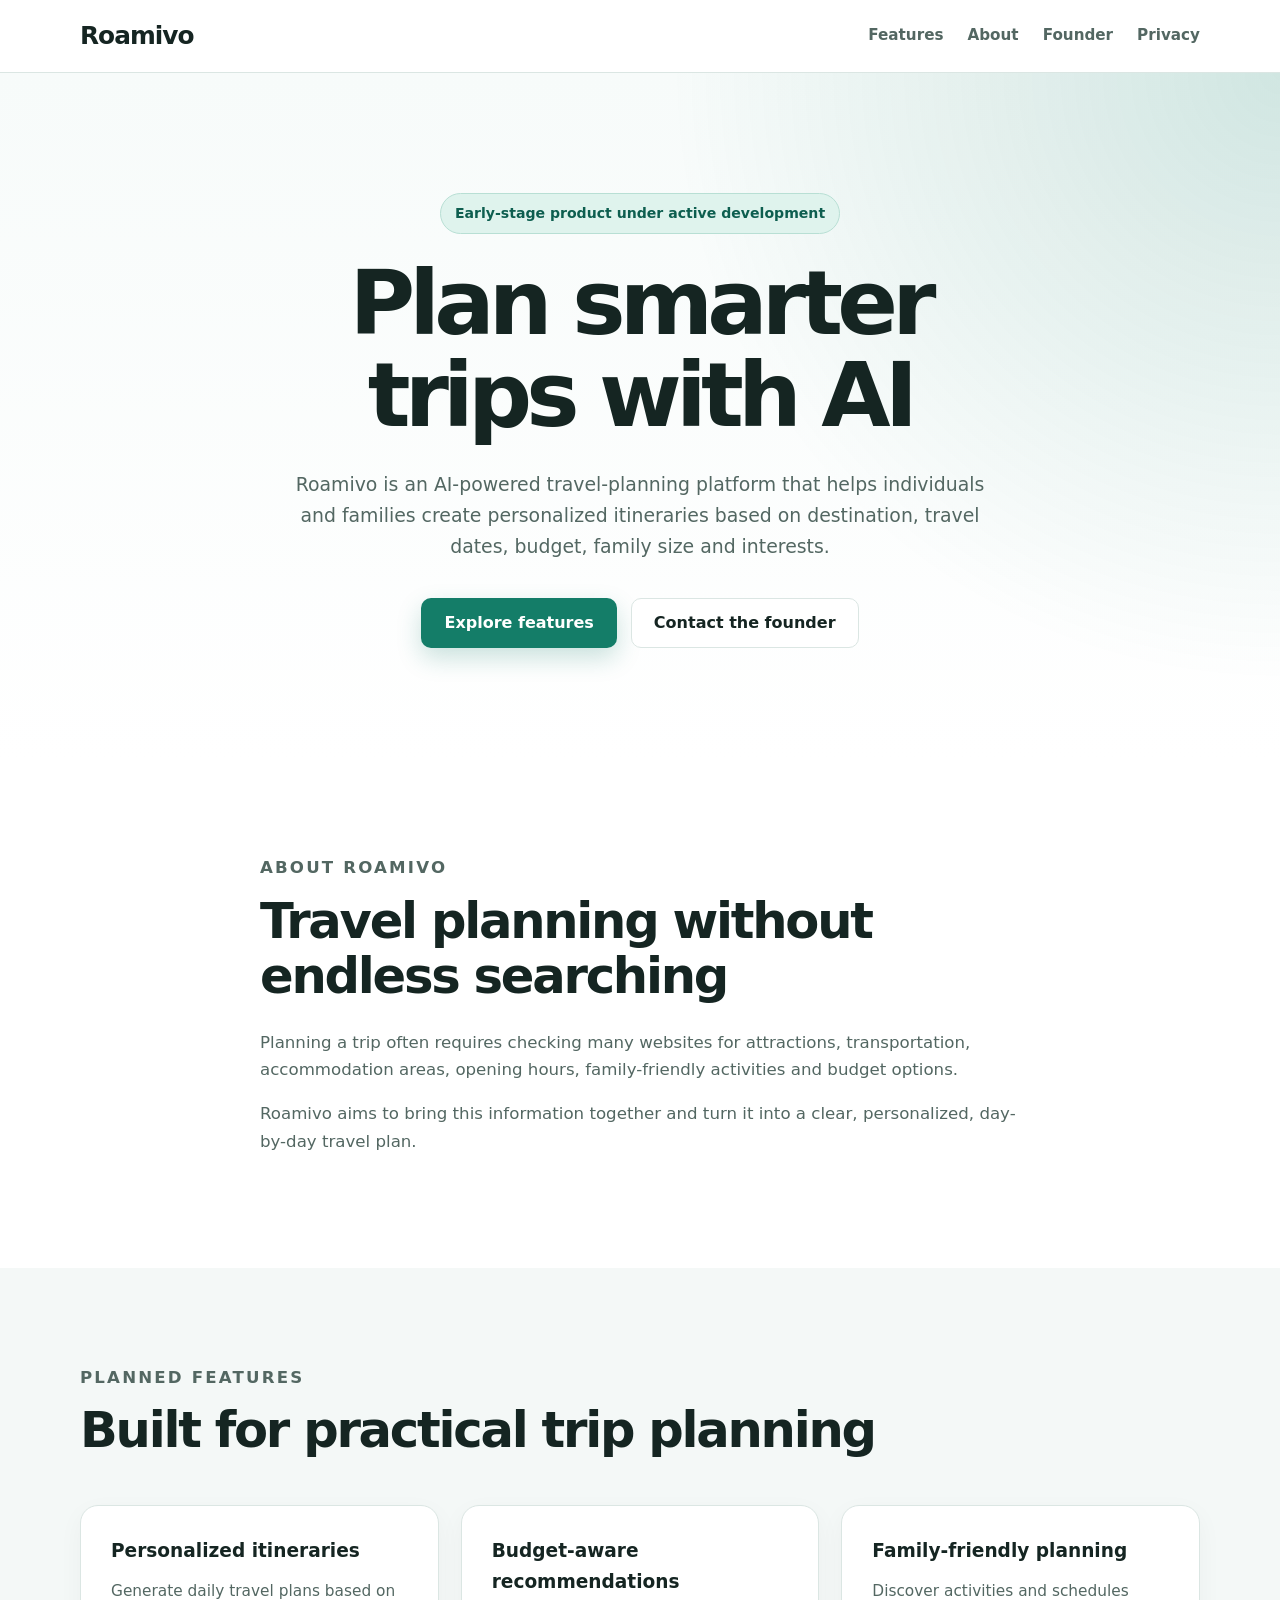
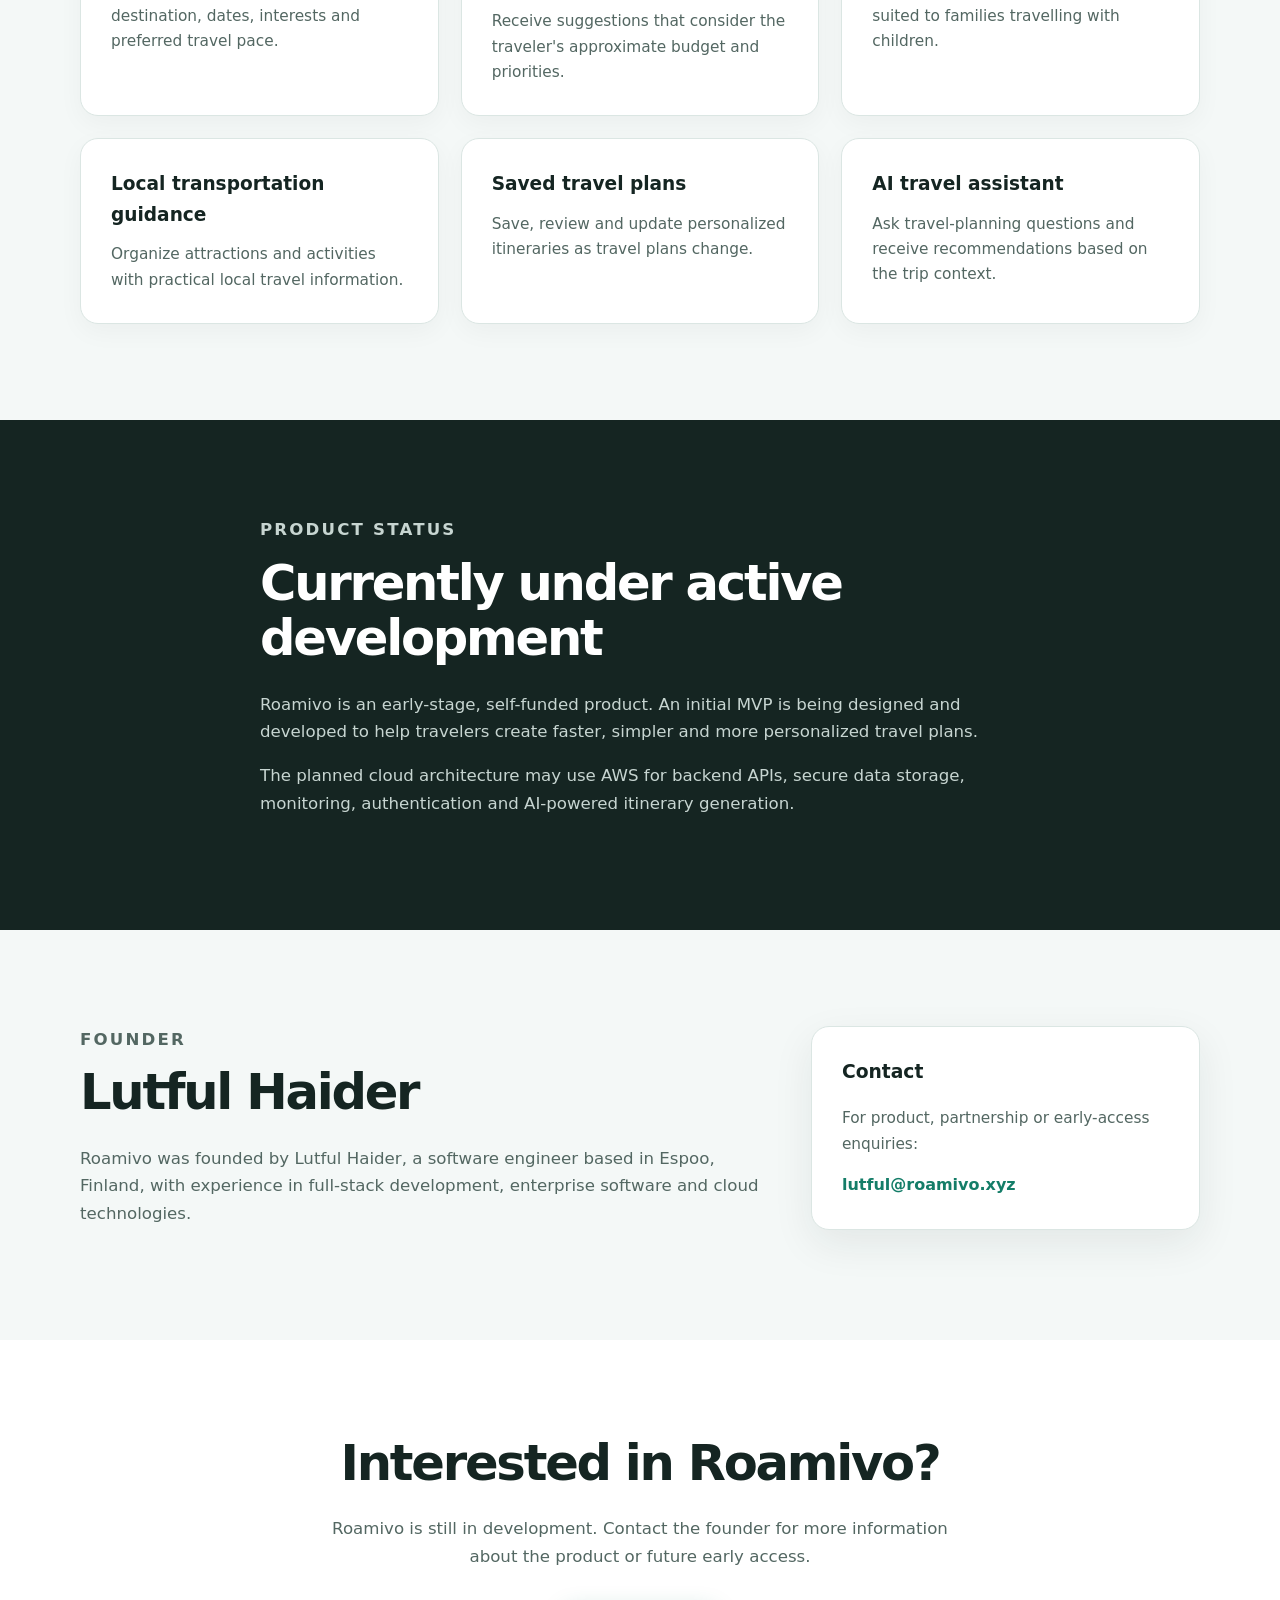
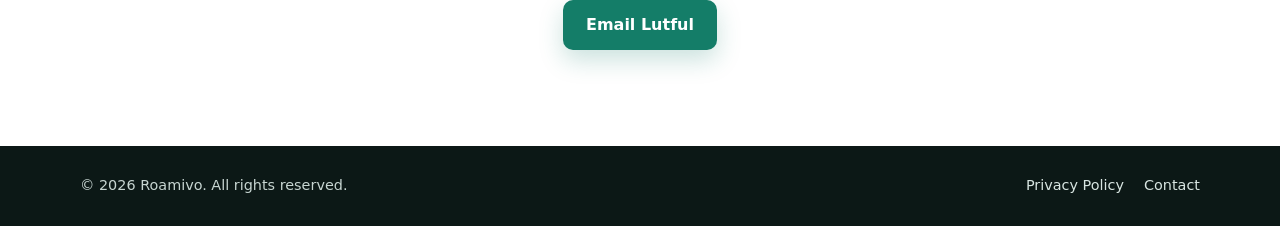
<file: index.html>
<!DOCTYPE html>
<html lang="en">
<head>
  <meta charset="UTF-8">

  <meta
    name="viewport"
    content="width=device-width, initial-scale=1.0"
  >

  <meta
    name="description"
    content="Roamivo is an AI-powered travel-planning platform for personalized, budget-aware and family-friendly itineraries."
  >

  <title>Roamivo | AI-Powered Travel Planning</title>

  <link rel="stylesheet" href="styles.css">
</head>

<body>
  <header class="site-header">
    <div class="container navigation">
      <a class="brand" href="index.html">Roamivo</a>

      <nav aria-label="Main navigation">
        <a href="#features">Features</a>
        <a href="#about">About</a>
        <a href="#founder">Founder</a>
        <a href="privacy.html">Privacy</a>
      </nav>
    </div>
  </header>

  <main>
    <section class="hero">
      <div class="container hero-content">
        <p class="status-badge">Early-stage product under active development</p>

        <h1>Plan smarter trips with AI</h1>

        <p class="hero-description">
          Roamivo is an AI-powered travel-planning platform that helps
          individuals and families create personalized itineraries based on
          destination, travel dates, budget, family size and interests.
        </p>

        <div class="hero-actions">
          <a class="button primary-button" href="#features">
            Explore features
          </a>

          <a class="button secondary-button" href="mailto:lutful@roamivo.xyz">
            Contact the founder
          </a>
        </div>
      </div>
    </section>

    <section class="section" id="about">
      <div class="container narrow-container">
        <p class="section-label">About Roamivo</p>

        <h2>Travel planning without endless searching</h2>

        <p>
          Planning a trip often requires checking many websites for
          attractions, transportation, accommodation areas, opening hours,
          family-friendly activities and budget options.
        </p>

        <p>
          Roamivo aims to bring this information together and turn it into a
          clear, personalized, day-by-day travel plan.
        </p>
      </div>
    </section>

    <section class="section section-light" id="features">
      <div class="container">
        <p class="section-label">Planned features</p>

        <h2>Built for practical trip planning</h2>

        <div class="feature-grid">
          <article class="feature-card">
            <h3>Personalized itineraries</h3>
            <p>
              Generate daily travel plans based on destination, dates,
              interests and preferred travel pace.
            </p>
          </article>

          <article class="feature-card">
            <h3>Budget-aware recommendations</h3>
            <p>
              Receive suggestions that consider the traveler's approximate
              budget and priorities.
            </p>
          </article>

          <article class="feature-card">
            <h3>Family-friendly planning</h3>
            <p>
              Discover activities and schedules suited to families travelling
              with children.
            </p>
          </article>

          <article class="feature-card">
            <h3>Local transportation guidance</h3>
            <p>
              Organize attractions and activities with practical local travel
              information.
            </p>
          </article>

          <article class="feature-card">
            <h3>Saved travel plans</h3>
            <p>
              Save, review and update personalized itineraries as travel plans
              change.
            </p>
          </article>

          <article class="feature-card">
            <h3>AI travel assistant</h3>
            <p>
              Ask travel-planning questions and receive recommendations based
              on the trip context.
            </p>
          </article>
        </div>
      </div>
    </section>

    <section class="section development-section">
      <div class="container narrow-container">
        <p class="section-label">Product status</p>

        <h2>Currently under active development</h2>

        <p>
          Roamivo is an early-stage, self-funded product. An initial MVP is
          being designed and developed to help travelers create faster,
          simpler and more personalized travel plans.
        </p>

        <p>
          The planned cloud architecture may use AWS for backend APIs, secure
          data storage, monitoring, authentication and AI-powered itinerary
          generation.
        </p>
      </div>
    </section>

    <section class="section section-light" id="founder">
      <div class="container founder-card">
        <div>
          <p class="section-label">Founder</p>

          <h2>Lutful Haider</h2>

          <p>
            Roamivo was founded by Lutful Haider, a software engineer based in
            Espoo, Finland, with experience in full-stack development,
            enterprise software and cloud technologies.
          </p>
        </div>

        <div class="contact-box">
          <h3>Contact</h3>

          <p>
            For product, partnership or early-access enquiries:
          </p>

          <a href="mailto:lutful@roamivo.xyz">
            lutful@roamivo.xyz
          </a>
        </div>
      </div>
    </section>

    <section class="section contact-section">
      <div class="container narrow-container">
        <h2>Interested in Roamivo?</h2>

        <p>
          Roamivo is still in development. Contact the founder for more
          information about the product or future early access.
        </p>

        <a class="button primary-button" href="mailto:lutful@roamivo.xyz">
          Email Lutful
        </a>
      </div>
    </section>
  </main>

  <footer class="site-footer">
    <div class="container footer-content">
      <p>
        © 2026 Roamivo. All rights reserved.
      </p>

      <div class="footer-links">
        <a href="privacy.html">Privacy Policy</a>
        <a href="mailto:lutful@roamivo.xyz">Contact</a>
      </div>
    </div>
  </footer>
</body>
</html>
</file>
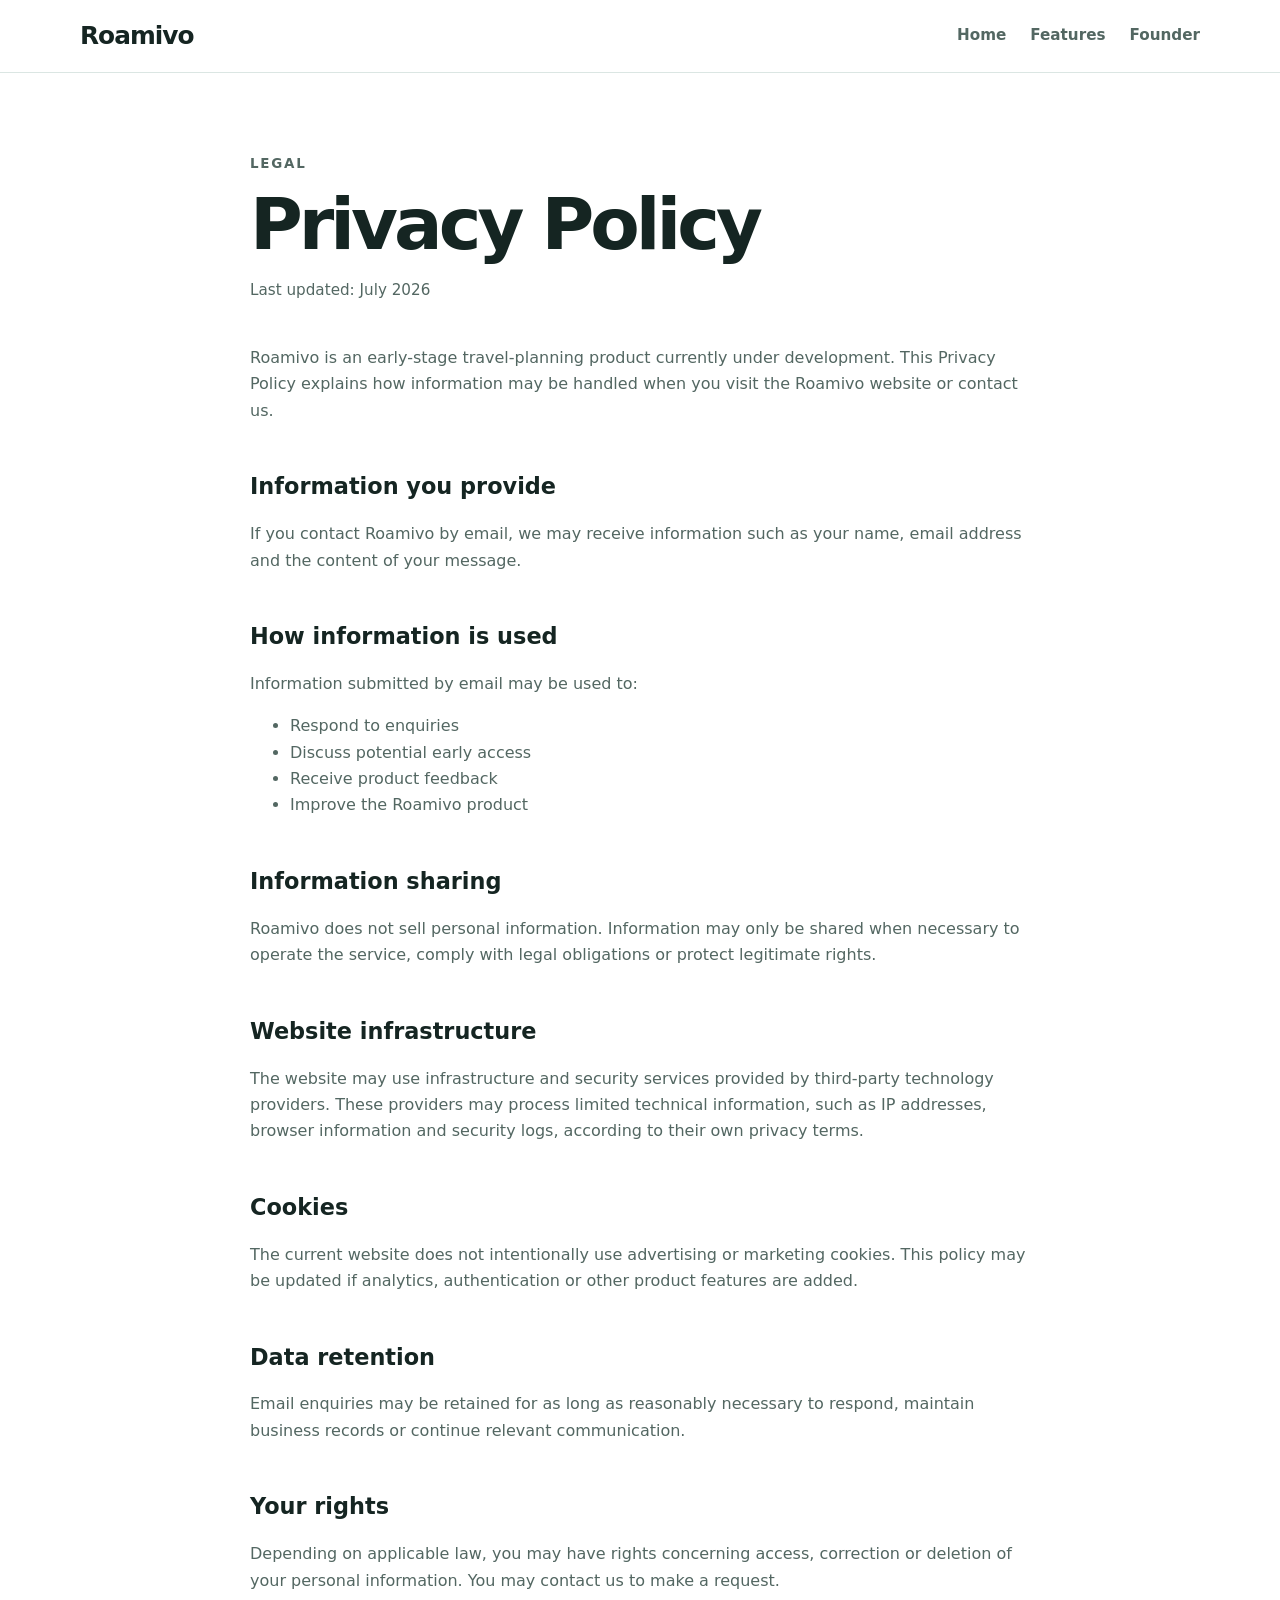
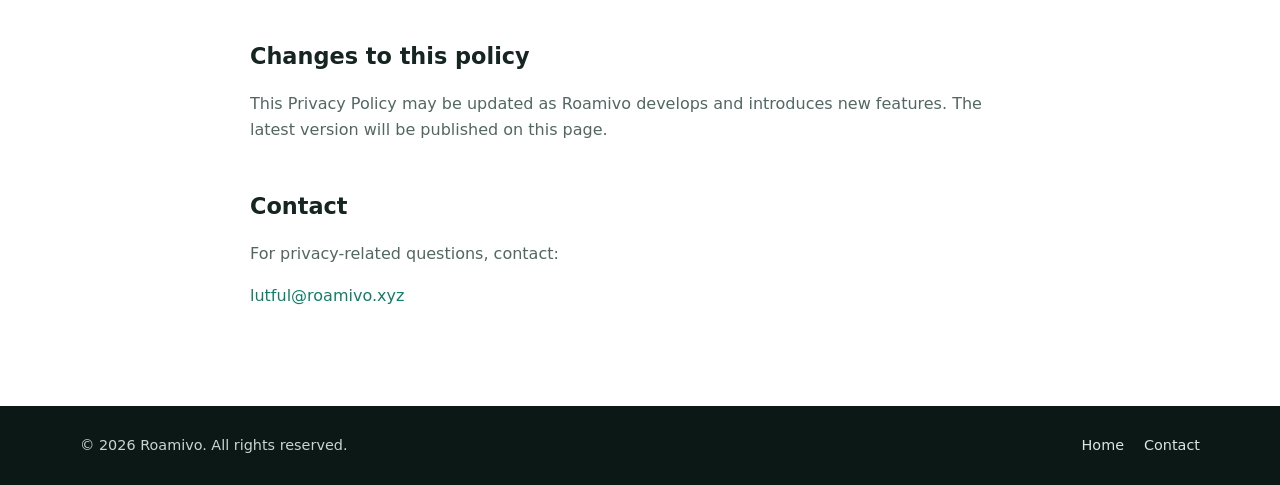
<file: privacy.html>
<!DOCTYPE html>
<html lang="en">
<head>
  <meta charset="UTF-8">

  <meta
    name="viewport"
    content="width=device-width, initial-scale=1.0"
  >

  <meta
    name="description"
    content="Privacy Policy for the Roamivo travel-planning platform."
  >

  <title>Privacy Policy | Roamivo</title>

  <link rel="stylesheet" href="styles.css">
</head>

<body>
  <header class="site-header">
    <div class="container navigation">
      <a class="brand" href="index.html">Roamivo</a>

      <nav aria-label="Main navigation">
        <a href="index.html">Home</a>
        <a href="index.html#features">Features</a>
        <a href="index.html#founder">Founder</a>
      </nav>
    </div>
  </header>

  <main class="legal-page">
    <article class="container legal-content">
      <p class="section-label">Legal</p>

      <h1>Privacy Policy</h1>

      <p class="last-updated">
        Last updated: July 2026
      </p>

      <p>
        Roamivo is an early-stage travel-planning product currently under
        development. This Privacy Policy explains how information may be
        handled when you visit the Roamivo website or contact us.
      </p>

      <h2>Information you provide</h2>

      <p>
        If you contact Roamivo by email, we may receive information such as
        your name, email address and the content of your message.
      </p>

      <h2>How information is used</h2>

      <p>
        Information submitted by email may be used to:
      </p>

      <ul>
        <li>Respond to enquiries</li>
        <li>Discuss potential early access</li>
        <li>Receive product feedback</li>
        <li>Improve the Roamivo product</li>
      </ul>

      <h2>Information sharing</h2>

      <p>
        Roamivo does not sell personal information. Information may only be
        shared when necessary to operate the service, comply with legal
        obligations or protect legitimate rights.
      </p>

      <h2>Website infrastructure</h2>

      <p>
        The website may use infrastructure and security services provided by
        third-party technology providers. These providers may process limited
        technical information, such as IP addresses, browser information and
        security logs, according to their own privacy terms.
      </p>

      <h2>Cookies</h2>

      <p>
        The current website does not intentionally use advertising or
        marketing cookies. This policy may be updated if analytics,
        authentication or other product features are added.
      </p>

      <h2>Data retention</h2>

      <p>
        Email enquiries may be retained for as long as reasonably necessary
        to respond, maintain business records or continue relevant
        communication.
      </p>

      <h2>Your rights</h2>

      <p>
        Depending on applicable law, you may have rights concerning access,
        correction or deletion of your personal information. You may contact
        us to make a request.
      </p>

      <h2>Changes to this policy</h2>

      <p>
        This Privacy Policy may be updated as Roamivo develops and introduces
        new features. The latest version will be published on this page.
      </p>

      <h2>Contact</h2>

      <p>
        For privacy-related questions, contact:
      </p>

      <p>
        <a href="mailto:lutful@roamivo.xyz">
          lutful@roamivo.xyz
        </a>
      </p>
    </article>
  </main>

  <footer class="site-footer">
    <div class="container footer-content">
      <p>
        © 2026 Roamivo. All rights reserved.
      </p>

      <div class="footer-links">
        <a href="index.html">Home</a>
        <a href="mailto:lutful@roamivo.xyz">Contact</a>
      </div>
    </div>
  </footer>
</body>
</html>
</file>
<file: styles.css>
:root {
  --background: #ffffff;
  --background-soft: #f4f8f7;
  --text-primary: #152522;
  --text-secondary: #536762;
  --brand-primary: #147d68;
  --brand-dark: #0d5e4f;
  --border: #dbe6e3;
  --card-background: #ffffff;
  --shadow: 0 14px 40px rgba(21, 37, 34, 0.08);
  --maximum-width: 1120px;
}

* {
  box-sizing: border-box;
}

html {
  scroll-behavior: smooth;
}

body {
  margin: 0;
  font-family:
    Inter,
    system-ui,
    -apple-system,
    BlinkMacSystemFont,
    "Segoe UI",
    sans-serif;
  color: var(--text-primary);
  background: var(--background);
  line-height: 1.65;
}

a {
  color: var(--brand-primary);
  text-decoration: none;
}

a:hover {
  color: var(--brand-dark);
}

img {
  max-width: 100%;
}

.container {
  width: min(100% - 40px, var(--maximum-width));
  margin-inline: auto;
}

.narrow-container {
  max-width: 760px;
}

.site-header {
  position: sticky;
  top: 0;
  z-index: 100;
  background: rgba(255, 255, 255, 0.95);
  border-bottom: 1px solid var(--border);
  backdrop-filter: blur(12px);
}

.navigation {
  min-height: 72px;
  display: flex;
  align-items: center;
  justify-content: space-between;
  gap: 32px;
}

.brand {
  color: var(--text-primary);
  font-size: 1.55rem;
  font-weight: 800;
  letter-spacing: -0.04em;
}

.navigation nav {
  display: flex;
  align-items: center;
  gap: 24px;
}

.navigation nav a {
  color: var(--text-secondary);
  font-size: 0.95rem;
  font-weight: 600;
}

.navigation nav a:hover {
  color: var(--brand-primary);
}

.hero {
  padding: 120px 0 110px;
  background:
    radial-gradient(
      circle at top right,
      rgba(20, 125, 104, 0.17),
      transparent 42%
    ),
    linear-gradient(180deg, #f7fbfa 0%, #ffffff 100%);
}

.hero-content {
  max-width: 850px;
  text-align: center;
}

.status-badge {
  display: inline-block;
  margin: 0 0 24px;
  padding: 8px 14px;
  color: var(--brand-dark);
  background: #dff3ed;
  border: 1px solid #b8dfd4;
  border-radius: 999px;
  font-size: 0.88rem;
  font-weight: 700;
}

.hero h1 {
  max-width: 760px;
  margin: 0 auto;
  font-size: clamp(2.8rem, 7vw, 5.6rem);
  line-height: 1.02;
  letter-spacing: -0.065em;
}

.hero-description {
  max-width: 720px;
  margin: 28px auto 0;
  color: var(--text-secondary);
  font-size: 1.18rem;
}

.hero-actions {
  margin-top: 36px;
  display: flex;
  justify-content: center;
  flex-wrap: wrap;
  gap: 14px;
}

.button {
  display: inline-flex;
  min-height: 50px;
  align-items: center;
  justify-content: center;
  padding: 0 22px;
  border: 1px solid transparent;
  border-radius: 10px;
  font-weight: 700;
  transition:
    transform 0.2s ease,
    box-shadow 0.2s ease,
    background 0.2s ease;
}

.button:hover {
  transform: translateY(-2px);
}

.primary-button {
  color: #ffffff;
  background: var(--brand-primary);
  box-shadow: 0 10px 24px rgba(20, 125, 104, 0.22);
}

.primary-button:hover {
  color: #ffffff;
  background: var(--brand-dark);
}

.secondary-button {
  color: var(--text-primary);
  background: #ffffff;
  border-color: var(--border);
}

.secondary-button:hover {
  color: var(--brand-primary);
  box-shadow: var(--shadow);
}

.section {
  padding: 96px 0;
}

.section-light {
  background: var(--background-soft);
}

.section-label {
  margin: 0 0 12px;
  color: var(--brand-primary);
  font-size: 0.84rem;
  font-weight: 800;
  letter-spacing: 0.13em;
  text-transform: uppercase;
}

.section h2 {
  margin: 0 0 24px;
  font-size: clamp(2rem, 4vw, 3.1rem);
  line-height: 1.12;
  letter-spacing: -0.045em;
}

.section p {
  color: var(--text-secondary);
  font-size: 1.04rem;
}

.feature-grid {
  margin-top: 46px;
  display: grid;
  grid-template-columns: repeat(3, 1fr);
  gap: 22px;
}

.feature-card {
  padding: 30px;
  background: var(--card-background);
  border: 1px solid var(--border);
  border-radius: 18px;
  box-shadow: 0 8px 26px rgba(21, 37, 34, 0.04);
}

.feature-card h3 {
  margin: 0 0 12px;
  font-size: 1.16rem;
}

.feature-card p {
  margin: 0;
  font-size: 0.96rem;
}

.development-section {
  background: var(--text-primary);
}

.development-section h2 {
  color: #ffffff;
}

.development-section p {
  color: #c7d5d1;
}

.founder-card {
  display: grid;
  grid-template-columns: 1.4fr 0.8fr;
  gap: 50px;
  align-items: start;
}

.contact-box {
  padding: 30px;
  background: #ffffff;
  border: 1px solid var(--border);
  border-radius: 18px;
  box-shadow: var(--shadow);
}

.contact-box h3 {
  margin-top: 0;
}

.contact-box p {
  font-size: 0.96rem;
}

.contact-box a {
  font-weight: 750;
  overflow-wrap: anywhere;
}

.contact-section {
  text-align: center;
}

.contact-section p {
  max-width: 650px;
  margin: 0 auto 30px;
}

.site-footer {
  padding: 28px 0;
  color: #c7d5d1;
  background: #0c1816;
}

.footer-content {
  display: flex;
  align-items: center;
  justify-content: space-between;
  gap: 24px;
}

.footer-content p {
  margin: 0;
  font-size: 0.9rem;
}

.footer-links {
  display: flex;
  gap: 20px;
}

.footer-links a {
  color: #d8e5e1;
  font-size: 0.9rem;
}

.footer-links a:hover {
  color: #ffffff;
}

.legal-page {
  min-height: calc(100vh - 145px);
  padding: 80px 0;
}

.legal-content {
  max-width: 780px;
}

.legal-content h1 {
  margin: 0 0 12px;
  font-size: clamp(2.4rem, 6vw, 4.5rem);
  line-height: 1.05;
  letter-spacing: -0.055em;
}

.legal-content h2 {
  margin-top: 44px;
  margin-bottom: 12px;
  font-size: 1.4rem;
}

.legal-content p,
.legal-content li {
  color: var(--text-secondary);
}

.last-updated {
  margin-bottom: 42px;
  font-size: 0.95rem;
}

@media (max-width: 850px) {
  .feature-grid {
    grid-template-columns: repeat(2, 1fr);
  }

  .founder-card {
    grid-template-columns: 1fr;
  }
}

@media (max-width: 650px) {
  .container {
    width: min(100% - 28px, var(--maximum-width));
  }

  .navigation {
    min-height: auto;
    padding: 18px 0;
    align-items: flex-start;
    flex-direction: column;
    gap: 12px;
  }

  .navigation nav {
    width: 100%;
    overflow-x: auto;
    gap: 18px;
    padding-bottom: 4px;
  }

  .hero {
    padding: 80px 0;
  }

  .section {
    padding: 72px 0;
  }

  .feature-grid {
    grid-template-columns: 1fr;
  }

  .footer-content {
    align-items: flex-start;
    flex-direction: column;
  }
}
</file>
